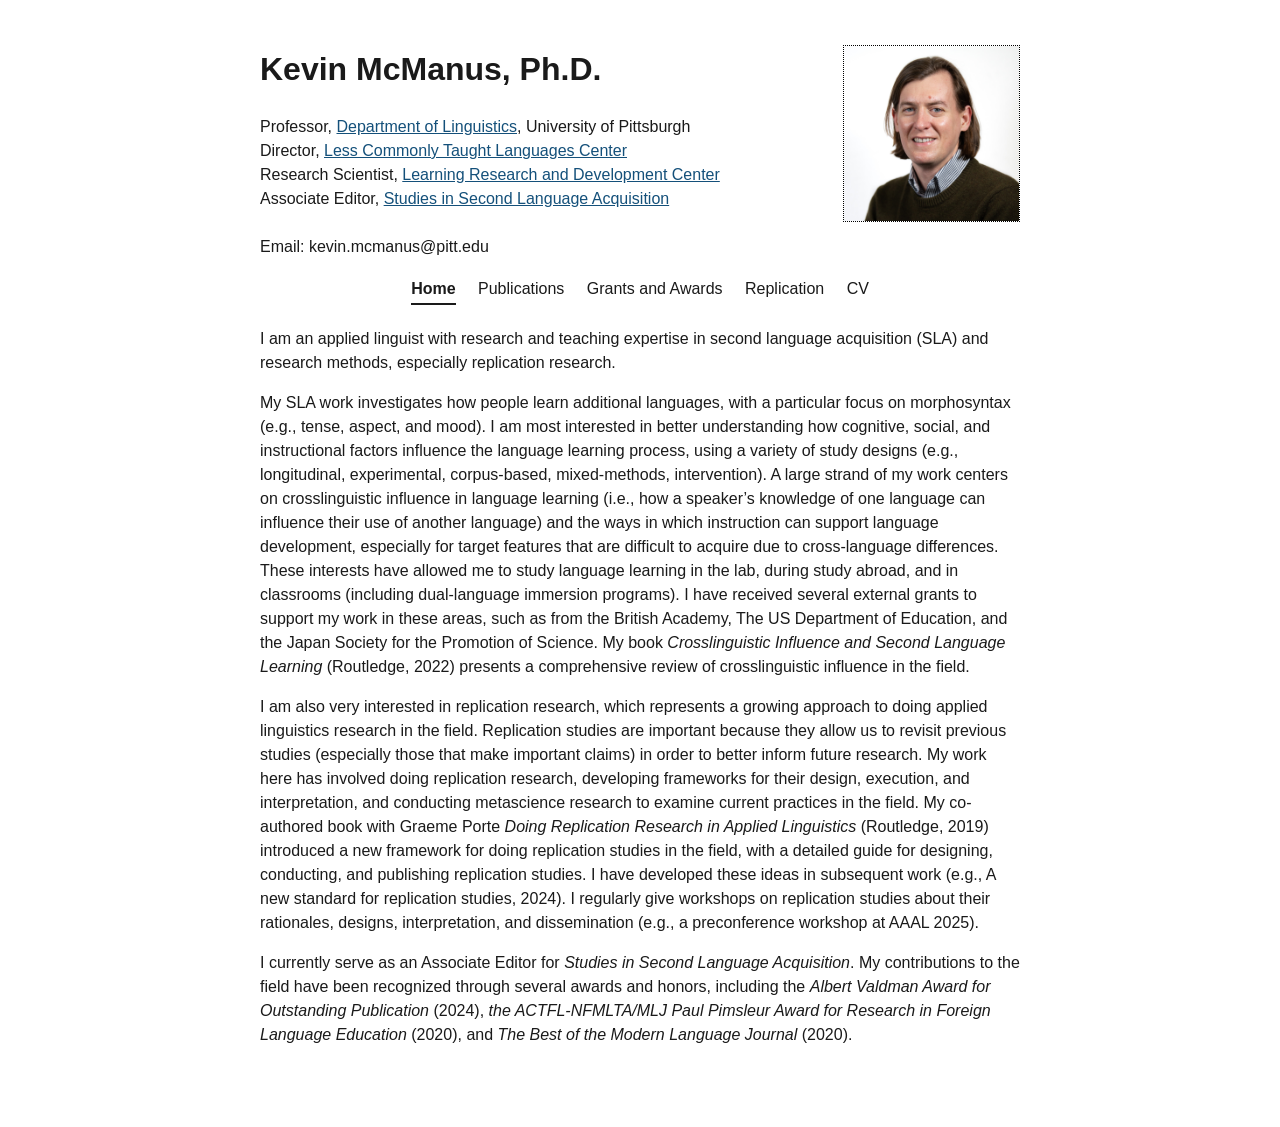
<file: index.html>
<!DOCTYPE html>
<html lang="en">
<head>
  <meta charset="utf-8">
  <meta name="viewport" content="width=device-width, initial-scale=1">
  <title>Kevin McManus, Ph.D.</title>
  <link rel="stylesheet" href="style.css">
</head>

<body class="home">

<header>
  <h1>Kevin McManus, Ph.D.
    <img class="headshot" src="McManus_Kevin.jpg" width="175" height="175" alt="Kevin McManus">
  </h1>
  <p>Professor, <a href="https://www.linguistics.pitt.edu" target="_blank" rel="noreferrer noopener">Department of Linguistics</a>, University of Pittsburgh<br>
  Director, <a href="https://www.lctl.pitt.edu" target="_blank" rel="noreferrer noopener">Less Commonly Taught Languages Center</a><br>
  Research Scientist, <a href="https://www.lrdc.pitt.edu" target="_blank" rel="noreferrer noopener">Learning Research and Development Center</a><br>
  Associate Editor, <a href="https://www.cambridge.org/core/journals/studies-in-second-language-acquisition" target="_blank" rel="noreferrer noopener">Studies in Second Language Acquisition</a><br>
  <br>
  Email: kevin.mcmanus@pitt.edu<br>
  </p>
  <nav class="site-nav">
    <a href="index.html" class="active">Home</a>
    <a href="publications.html">Publications</a>
    <a href="grants.html">Grants and Awards</a>
    <a href="replication.html">Replication</a>
    <a href="McManusCV.pdf" target="_blank">CV</a>
  </nav>
</header>

<p>I am an applied linguist with research and teaching expertise in second language acquisition (SLA) and research methods,
especially replication research.</p>

<p>My SLA work investigates how people learn additional languages, with a particular focus
on morphosyntax (e.g., tense, aspect, and mood). I am most interested in better understanding how
cognitive, social, and instructional factors influence the language learning process, using a variety of
study designs (e.g., longitudinal, experimental, corpus-based, mixed-methods, intervention).
A large strand of my work centers on crosslinguistic influence in language learning (i.e., how a speaker&rsquo;s
knowledge of one language can influence their use of another language) and the ways in which instruction can
support language development, especially for target features that are difficult to acquire due to
cross-language differences. These interests have allowed me to study language learning in the lab,
during study abroad, and in classrooms (including dual-language immersion programs). I have
received several external grants to support my work in these areas, such as from the British Academy,
The US Department of Education, and the Japan Society for the Promotion of Science.
My book <i>Crosslinguistic Influence and Second Language Learning</i> (Routledge, 2022) presents a
comprehensive review of crosslinguistic influence in the field.</p>

<p>I am also very interested in replication research, which represents a growing approach to doing applied linguistics
research in the field. Replication studies are important because they allow us to revisit
previous studies (especially those that make important claims) in order to better inform future research.
My work here has involved doing replication research, developing frameworks for their design, execution,
and interpretation, and conducting metascience research to examine current practices in the field.
My co-authored book with Graeme Porte <i>Doing Replication Research in Applied Linguistics</i> (Routledge, 2019)
introduced a new framework for doing replication studies in the field, with a detailed guide for designing,
conducting, and publishing replication studies. I have developed these ideas in subsequent work
(e.g., A new standard for replication studies, 2024). I regularly give workshops on replication studies
about their rationales, designs, interpretation, and dissemination (e.g., a preconference workshop at AAAL 2025).</p>


<p>I currently serve as an Associate Editor for <i>Studies in Second Language Acquisition</i>.
My contributions to the field have been recognized through several awards and honors, including the <i>Albert Valdman Award
for Outstanding Publication</i> (2024), <i>the ACTFL-NFMLTA/MLJ Paul Pimsleur Award for Research
in Foreign Language Education</i> (2020), and <i>The Best of the Modern Language Journal</i> (2020).</p>

</body>
</html>
</file>
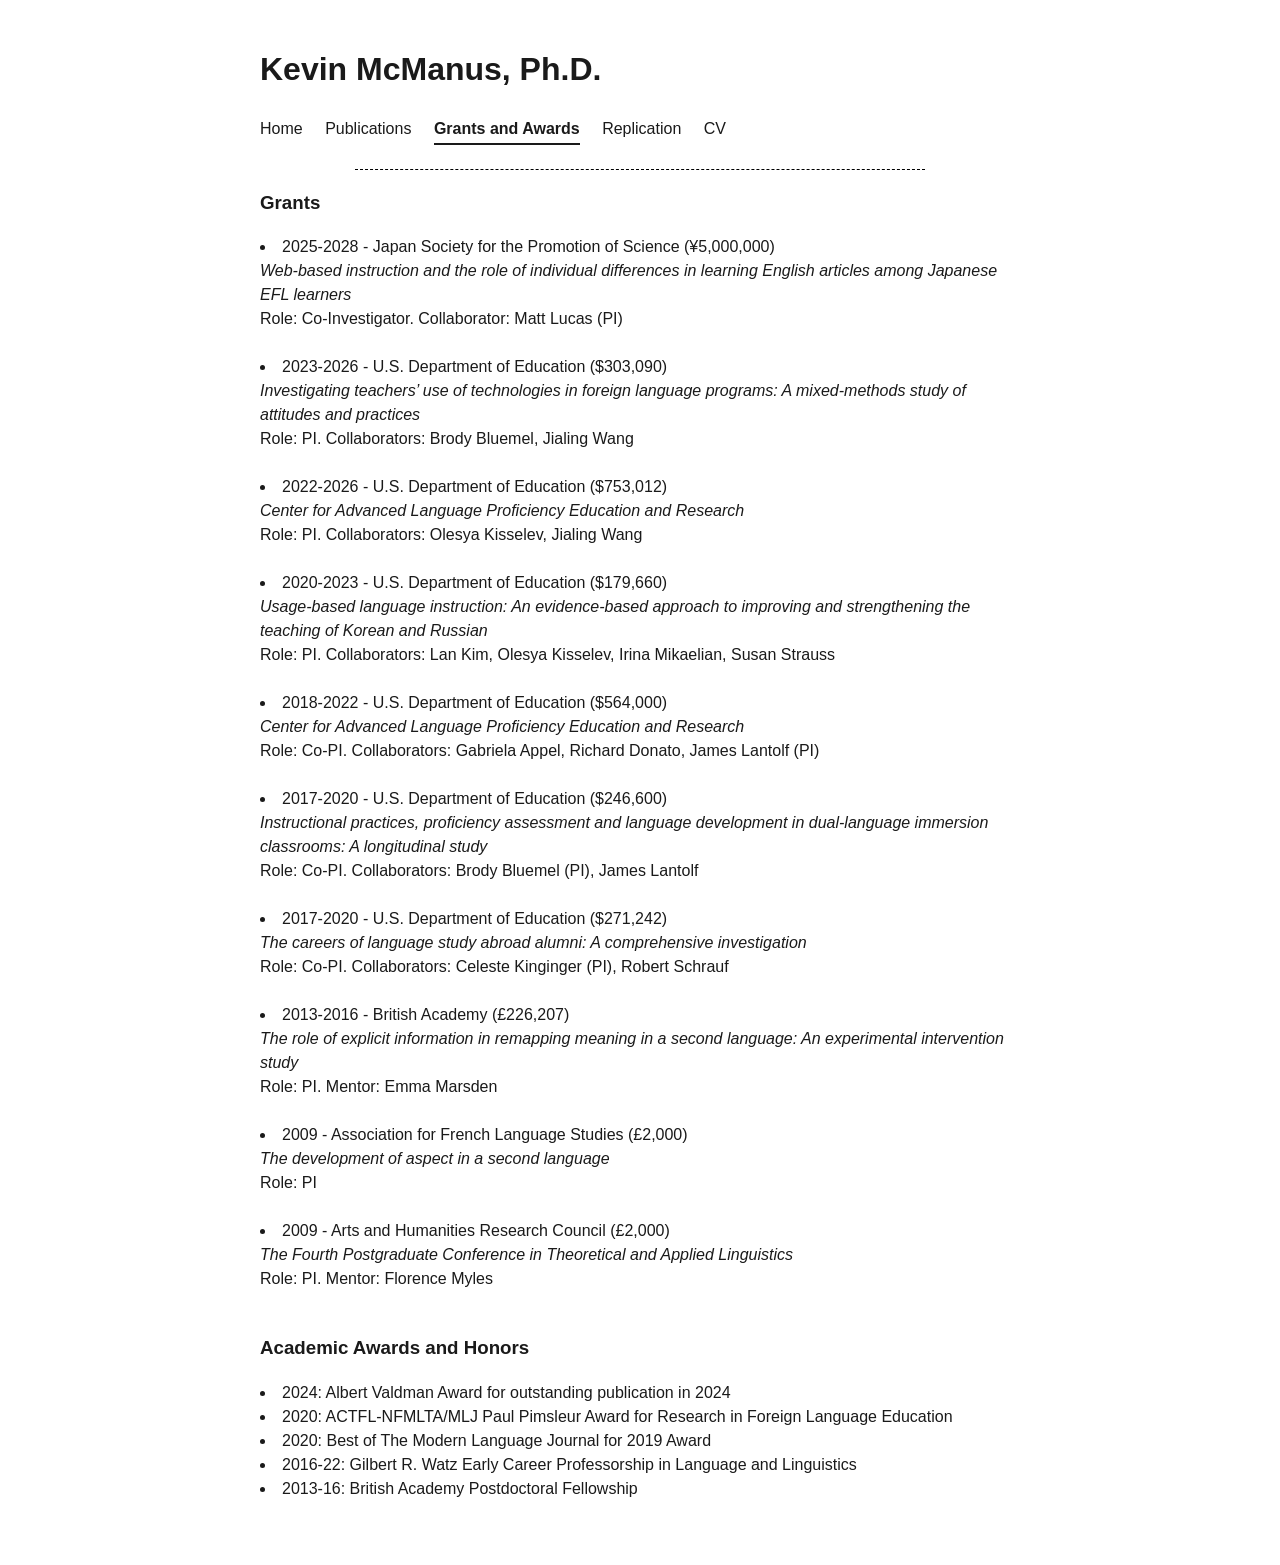
<file: grants.html>
<!DOCTYPE html>
<html lang="en">
<head>
  <meta charset="utf-8">
  <meta name="viewport" content="width=device-width, initial-scale=1">
  <title>Grants & Awards — Kevin McManus, Ph.D.</title>
  <link rel="stylesheet" href="style.css">
</head>

<body>

<header>
  <h1><a class="name-link" href="index.html">Kevin McManus, Ph.D.</a></h1>

  <nav class="site-nav">
    <a href="index.html">Home</a>
    <a href="publications.html">Publications</a>
    <a href="grants.html" class="active">Grants and Awards</a>
    <a href="replication.html">Replication</a>
    <a href="McManusCV.pdf" target="_blank">CV</a>
  </nav>

  <hr class="dashed">
</header>

<h3>Grants</h3>

<li>2025-2028 - Japan Society for the Promotion of Science (¥5,000,000)<br>
	<i>Web-based instruction and the role of individual differences in learning English articles among Japanese EFL learners</i><br>
	Role: Co-Investigator. Collaborator: Matt Lucas (PI)</li><br>
	
<li>2023-2026 - U.S. Department of Education ($303,090)<br>
	<i>Investigating teachers’ use of technologies in foreign language programs: A mixed-methods study of attitudes and practices</i><br>
	Role: PI. Collaborators: Brody Bluemel, Jialing Wang</li><br>
	
<li>2022-2026 - U.S. Department of Education ($753,012)<br>
	<i>Center for Advanced Language Proficiency Education and Research</i><br>
	Role: PI. Collaborators: Olesya Kisselev, Jialing Wang</li><br>
	
<li>2020-2023 - U.S. Department of Education ($179,660)<br>
	<i>Usage-based language instruction: An evidence-based approach to improving and strengthening the teaching of Korean and Russian</i><br>
	Role: PI. Collaborators: Lan Kim, Olesya Kisselev, Irina Mikaelian, Susan Strauss</li><br>

<li>2018-2022 - U.S. Department of Education ($564,000)<br>
	<i>Center for Advanced Language Proficiency Education and Research</i><br>
	Role: Co-PI. Collaborators: Gabriela Appel, Richard Donato, James Lantolf (PI)</li><br>

<li>2017-2020 - U.S. Department of Education ($246,600)<br>
	<i>Instructional practices, proficiency assessment and language development in dual-language immersion classrooms: A longitudinal study</i><br>
	Role: Co-PI. Collaborators: Brody Bluemel (PI), James Lantolf</li><br>

<li>2017-2020 - U.S. Department of Education ($271,242)<br>
	<i>The careers of language study abroad alumni: A comprehensive investigation</i><br>
	Role: Co-PI. Collaborators: Celeste Kinginger (PI), Robert Schrauf</li><br>

<li>2013-2016 - British Academy (£226,207)<br>
	<i>The role of explicit information in remapping meaning in a second language: An experimental intervention study</i><br>
	Role: PI. Mentor: Emma Marsden</li><br>

<li>2009 - Association for French Language Studies (£2,000)<br>
	<i>The development of aspect in a second language</i><br>
	Role: PI</li><br> 
	
<li>2009 - Arts and Humanities Research Council (£2,000)<br>
	<i>The Fourth Postgraduate Conference in Theoretical and Applied Linguistics</i><br>
	Role: PI. Mentor: Florence Myles</li><br>

<h3>Academic Awards and Honors</h3>
	
<li>2024: Albert Valdman Award for outstanding publication in 2024</li>
<li>2020: ACTFL-NFMLTA/MLJ Paul Pimsleur Award for Research in Foreign Language Education</li>
<li>2020: Best of The Modern Language Journal for 2019 Award</li>
<li>2016-22: Gilbert R. Watz Early Career Professorship in Language and Linguistics</li>
<li>2013-16: British Academy Postdoctoral Fellowship</li>

</body>
</html>
</file>
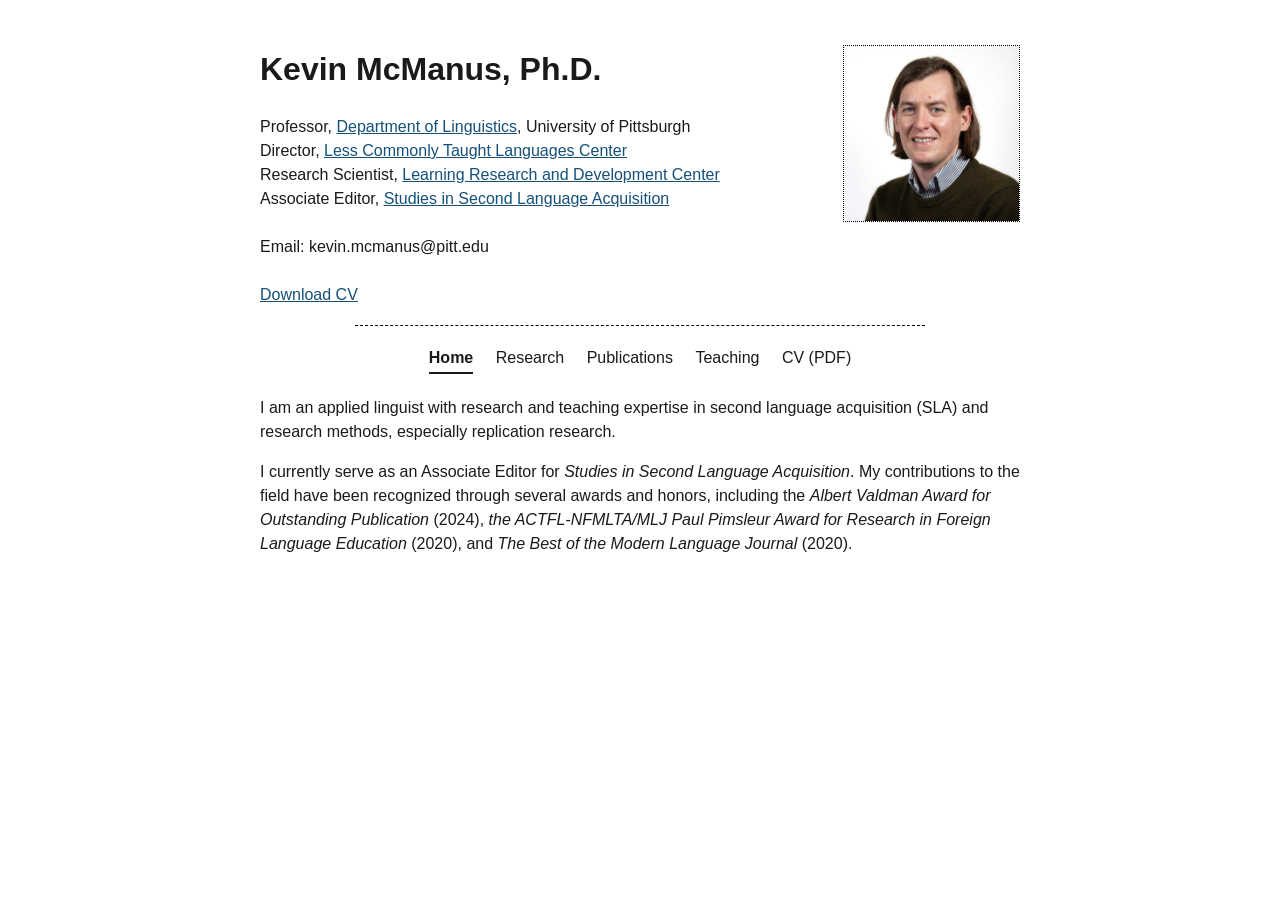
<file: index2.html>
<!DOCTYPE html>
<html lang="en">
<head>
  <meta charset="utf-8">
  <meta name="viewport" content="width=device-width, initial-scale=1">
  <title>Kevin McManus, Ph.D.</title>
  <link rel="stylesheet" href="style.css">
</head>

<body class="home">

<header>
  <h1>Kevin McManus, Ph.D.
    <img class="headshot" src="McManus_Kevin.jpg" width="175" height="175" alt="Kevin McManus">
  </h1>
  <p>Professor, <a href="https://www.linguistics.pitt.edu" target="_blank" rel="noreferrer noopener">Department of Linguistics</a>, University of Pittsburgh<br>
  Director, <a href="https://www.lctl.pitt.edu" target="_blank" rel="noreferrer noopener">Less Commonly Taught Languages Center</a><br>
  Research Scientist, <a href="https://www.lrdc.pitt.edu" target="_blank" rel="noreferrer noopener">Learning Research and Development Center</a><br>
  Associate Editor, <a href="https://www.cambridge.org/core/journals/studies-in-second-language-acquisition" target="_blank" rel="noreferrer noopener">Studies in Second Language Acquisition</a><br>
  <br>
  Email: kevin.mcmanus@pitt.edu<br>
  <br>
  <a href="McManusCV.pdf" target="_blank">Download CV</a>
  </p>

  <hr class="dashed">

  <nav class="site-nav">
    <a href="index.html" class="active">Home</a>
    <a href="research.html">Research</a>
    <a href="publications.html">Publications</a>
    <a href="teaching.html">Teaching</a>
    <a href="McManusCV.pdf" target="_blank">CV (PDF)</a>
  </nav>
</header>

<p>I am an applied linguist with research and teaching expertise in second language acquisition (SLA) and research methods,
especially replication research.</p>

<p>I currently serve as an Associate Editor for <i>Studies in Second Language Acquisition</i>.
My contributions to the field have been recognized through several awards and honors, including the <i>Albert Valdman Award
for Outstanding Publication</i> (2024), <i>the ACTFL-NFMLTA/MLJ Paul Pimsleur Award for Research
in Foreign Language Education</i> (2020), and <i>The Best of the Modern Language Journal</i> (2020).</p>

</body>
</html>
</file>
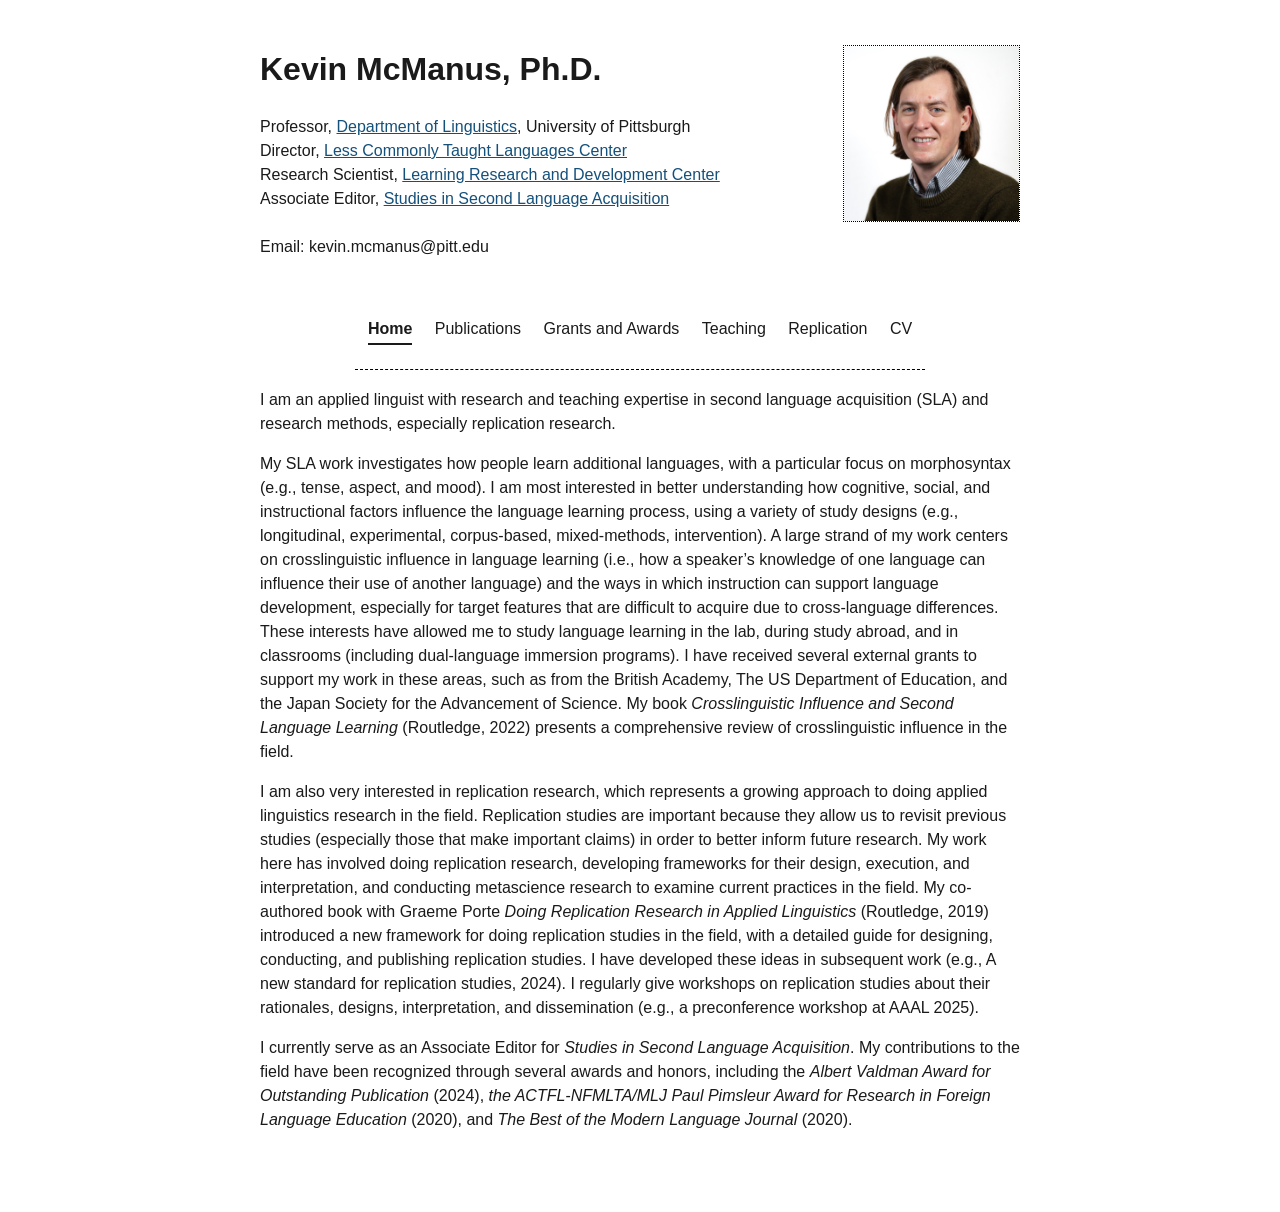
<file: index3.html>
<!DOCTYPE html>
<html lang="en">
<head>
  <meta charset="utf-8">
  <meta name="viewport" content="width=device-width, initial-scale=1">
  <title>Kevin McManus, Ph.D.</title>
  <link rel="stylesheet" href="style.css">
</head>

<body class="home">

<header>
  <h1>Kevin McManus, Ph.D.
    <img class="headshot" src="McManus_Kevin.jpg" width="175" height="175" alt="Kevin McManus">
  </h1>
  <p>Professor, <a href="https://www.linguistics.pitt.edu" target="_blank" rel="noreferrer noopener">Department of Linguistics</a>, University of Pittsburgh<br>
  Director, <a href="https://www.lctl.pitt.edu" target="_blank" rel="noreferrer noopener">Less Commonly Taught Languages Center</a><br>
  Research Scientist, <a href="https://www.lrdc.pitt.edu" target="_blank" rel="noreferrer noopener">Learning Research and Development Center</a><br>
  Associate Editor, <a href="https://www.cambridge.org/core/journals/studies-in-second-language-acquisition" target="_blank" rel="noreferrer noopener">Studies in Second Language Acquisition</a><br>
  <br>
  Email: kevin.mcmanus@pitt.edu<br>
  </p>
  <br>
  
  <nav class="site-nav">
    <a href="index.html" class="active">Home</a>
    <a href="publications.html">Publications</a>
    <a href="grants.html">Grants and Awards</a>
    <a href="teaching.html">Teaching</a>
    <a href="research.html">Replication</a>
    <a href="McManusCV.pdf" target="_blank">CV</a>
  </nav>
  <hr class="dashed">
</header>
<p>I am an applied linguist with research and teaching expertise in second language acquisition (SLA) and research methods,
especially replication research.</p>
  
<p>My SLA work investigates how people learn additional languages, with a particular focus
on morphosyntax (e.g., tense, aspect, and mood). I am most interested in better understanding how
cognitive, social, and instructional factors influence the language learning process, using a variety of
study designs (e.g., longitudinal, experimental, corpus-based, mixed-methods, intervention).
A large strand of my work centers on crosslinguistic influence in language learning (i.e., how a speaker&rsquo;s
knowledge of one language can influence their use of another language) and the ways in which instruction can
support language development, especially for target features that are difficult to acquire due to
cross-language differences. These interests have allowed me to study language learning in the lab,
during study abroad, and in classrooms (including dual-language immersion programs). I have
received several external grants to support my work in these areas, such as from the British Academy,
The US Department of Education, and the Japan Society for the Advancement of Science.
My book <i>Crosslinguistic Influence and Second Language Learning</i> (Routledge, 2022) presents a
comprehensive review of crosslinguistic influence in the field.</p>

<p>I am also very interested in replication research, which represents a growing approach to doing applied linguistics
research in the field. Replication studies are important because they allow us to revisit
previous studies (especially those that make important claims) in order to better inform future research.
My work here has involved doing replication research, developing frameworks for their design, execution,
and interpretation, and conducting metascience research to examine current practices in the field.
My co-authored book with Graeme Porte <i>Doing Replication Research in Applied Linguistics</i> (Routledge, 2019)
introduced a new framework for doing replication studies in the field, with a detailed guide for designing,
conducting, and publishing replication studies. I have developed these ideas in subsequent work
(e.g., A new standard for replication studies, 2024). I regularly give workshops on replication studies
about their rationales, designs, interpretation, and dissemination (e.g., a preconference workshop at AAAL 2025).</p>


<p>I currently serve as an Associate Editor for <i>Studies in Second Language Acquisition</i>.
My contributions to the field have been recognized through several awards and honors, including the <i>Albert Valdman Award
for Outstanding Publication</i> (2024), <i>the ACTFL-NFMLTA/MLJ Paul Pimsleur Award for Research
in Foreign Language Education</i> (2020), and <i>The Best of the Modern Language Journal</i> (2020).</p>

</body>
</html>
</file>
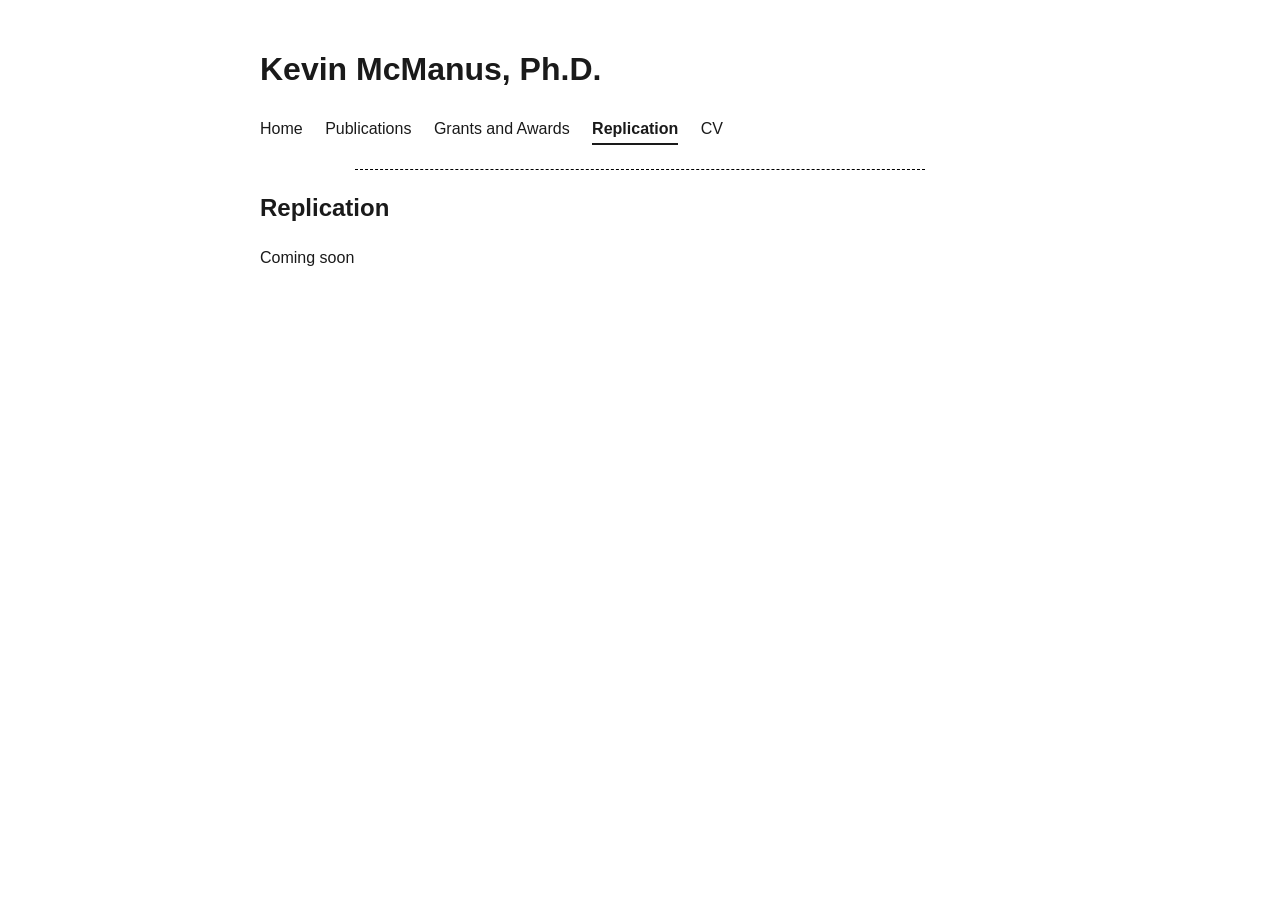
<file: replication.html>
<!DOCTYPE html>
<html lang="en">
<head>
  <meta charset="utf-8">
  <meta name="viewport" content="width=device-width, initial-scale=1">
  <title>Research — Kevin McManus, Ph.D.</title>
  <link rel="stylesheet" href="style.css">
</head>

<body>

<header>
  <h1><a class="name-link" href="index.html">Kevin McManus, Ph.D.</a></h1>

  <nav class="site-nav">
    <a href="index.html">Home</a>
    <a href="publications.html">Publications</a>
    <a href="grants.html">Grants and Awards</a>
    <a href="replication.html" class="active">Replication</a>
    <a href="McManusCV.pdf" target="_blank">CV</a>
  </nav>

  <hr class="dashed">
</header>

<h2>Replication</h2>

<p>Coming soon</p>

</body>
</html>
</file>
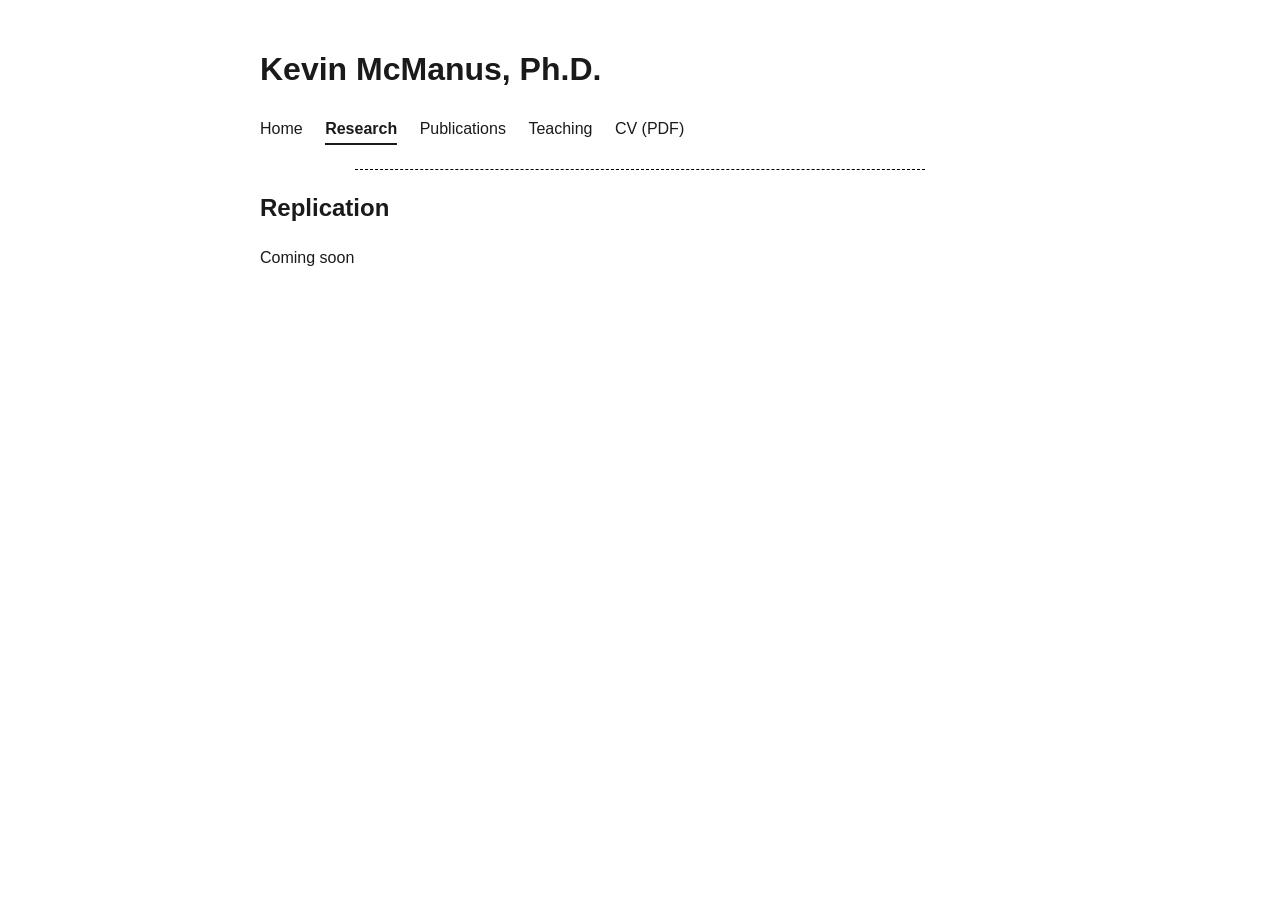
<file: research.html>
<!DOCTYPE html>
<html lang="en">
<head>
  <meta charset="utf-8">
  <meta name="viewport" content="width=device-width, initial-scale=1">
  <title>Research — Kevin McManus, Ph.D.</title>
  <link rel="stylesheet" href="style.css">
</head>

<body>

<header>
  <h1><a class="name-link" href="index.html">Kevin McManus, Ph.D.</a></h1>

  <nav class="site-nav">
    <a href="index.html">Home</a>
    <a href="research.html" class="active">Research</a>
    <a href="publications.html">Publications</a>
    <a href="teaching.html">Teaching</a>
    <a href="McManusCV.pdf" target="_blank">CV (PDF)</a>
  </nav>

  <hr class="dashed">
</header>

<h2>Replication</h2>

<p>Coming soon</p>

</body>
</html>
</file>
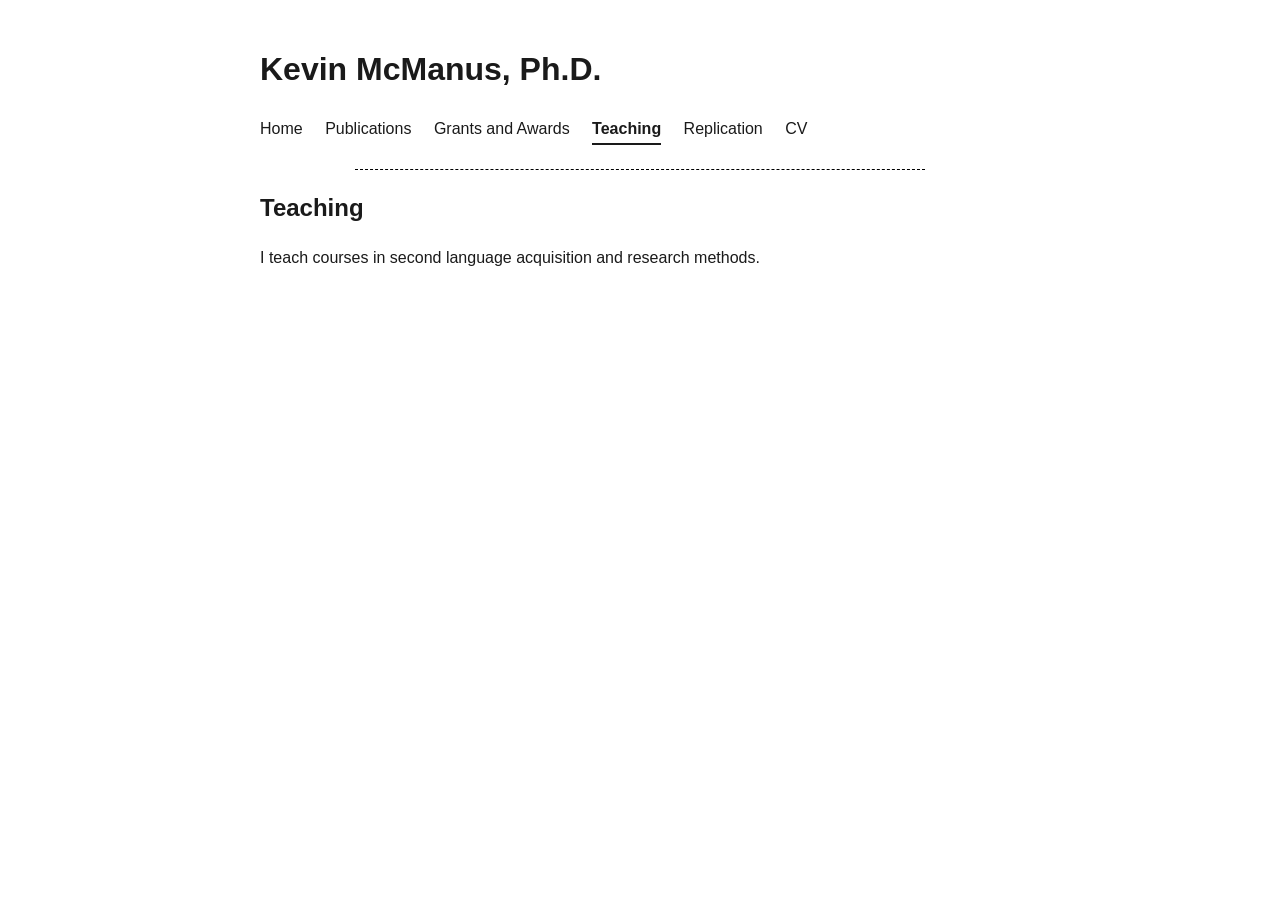
<file: teaching.html>
<!DOCTYPE html>
<html lang="en">
<head>
  <meta charset="utf-8">
  <meta name="viewport" content="width=device-width, initial-scale=1">
  <title>Teaching — Kevin McManus, Ph.D.</title>
  <link rel="stylesheet" href="style.css">
</head>

<body>

<header>
  <h1><a class="name-link" href="index.html">Kevin McManus, Ph.D.</a></h1>

  <nav class="site-nav">
    <a href="index.html">Home</a>
    <a href="publications.html">Publications</a>
    <a href="grants.html">Grants and Awards</a>
    <a href="teaching.html" class="active">Teaching</a>
    <a href="replication.html">Replication</a>
    <a href="McManusCV.pdf" target="_blank">CV</a>
  </nav>

  <hr class="dashed">
</header>

<h2>Teaching</h2>

<p>I teach courses in second language acquisition and research methods.</p>

<!--
  Placeholder page. Add your teaching content here, for example:

  <h3>Courses</h3>
  <ul>
    <li>Course title (term/year): one-line description.</li>
    <li>Course title (term/year): one-line description.</li>
  </ul>

  You can delete this comment once you have added real content.
-->

</body>
</html>
</file>
<file: style.css>
/* Shared styles for kmcmanusuk.github.io
   Edit this one file to change the look of every page. */

body {
  font-family: Arial, Helvetica, sans-serif;
  color: #1a1a1a;
  line-height: 1.5;
  max-width: 760px;      /* keeps lines a comfortable length instead of full-width */
  margin: 0 auto;
  padding: 24px 20px 64px;
}

h1 { font-family: Arial, Helvetica, sans-serif; }
h2, h3, h4 { font-family: Arial, Helvetica, sans-serif; }
p, ul, li { font-family: Arial, Helvetica, sans-serif; }

a { color: #14507a; }
a:hover { color: #0f3b5a; }

/* Headshot: the dotted border is kept from the original design */
img.headshot {
  float: right;
  border: 1px dotted black;
  margin: 0 0 15px 20px;
}

/* Name as a link back to Home on inner pages */
h1 a.name-link { color: inherit; text-decoration: none; }
h1 a.name-link:hover { text-decoration: underline; }

/* The menu (left-aligned by default; centered on the Home page only) */
nav.site-nav {
  margin: 16px 0 4px;
}
nav.site-nav a {
  display: inline-block;
  margin: 0 18px 6px 0;
  padding: 2px 0;
  text-decoration: none;
  color: #1a1a1a;
}
nav.site-nav a:hover {
  text-decoration: underline;
}
nav.site-nav a.active {
  font-weight: bold;
  border-bottom: 2px solid #1a1a1a;
}

/* Center the menu on the Home page only (its <body> has class="home") */
body.home nav.site-nav {
  text-align: center;
}
body.home nav.site-nav a {
  margin: 0 9px 6px;   /* symmetric spacing so the centered row is even */
}

hr.dashed {
  border: 0;
  border-top: 1px dashed #000;
  width: 75%;
  margin: 18px auto;
}

/* Publications list spacing */
ul.pubs { padding-left: 20px; }
ul.pubs li { margin-bottom: 14px; }
</file>
